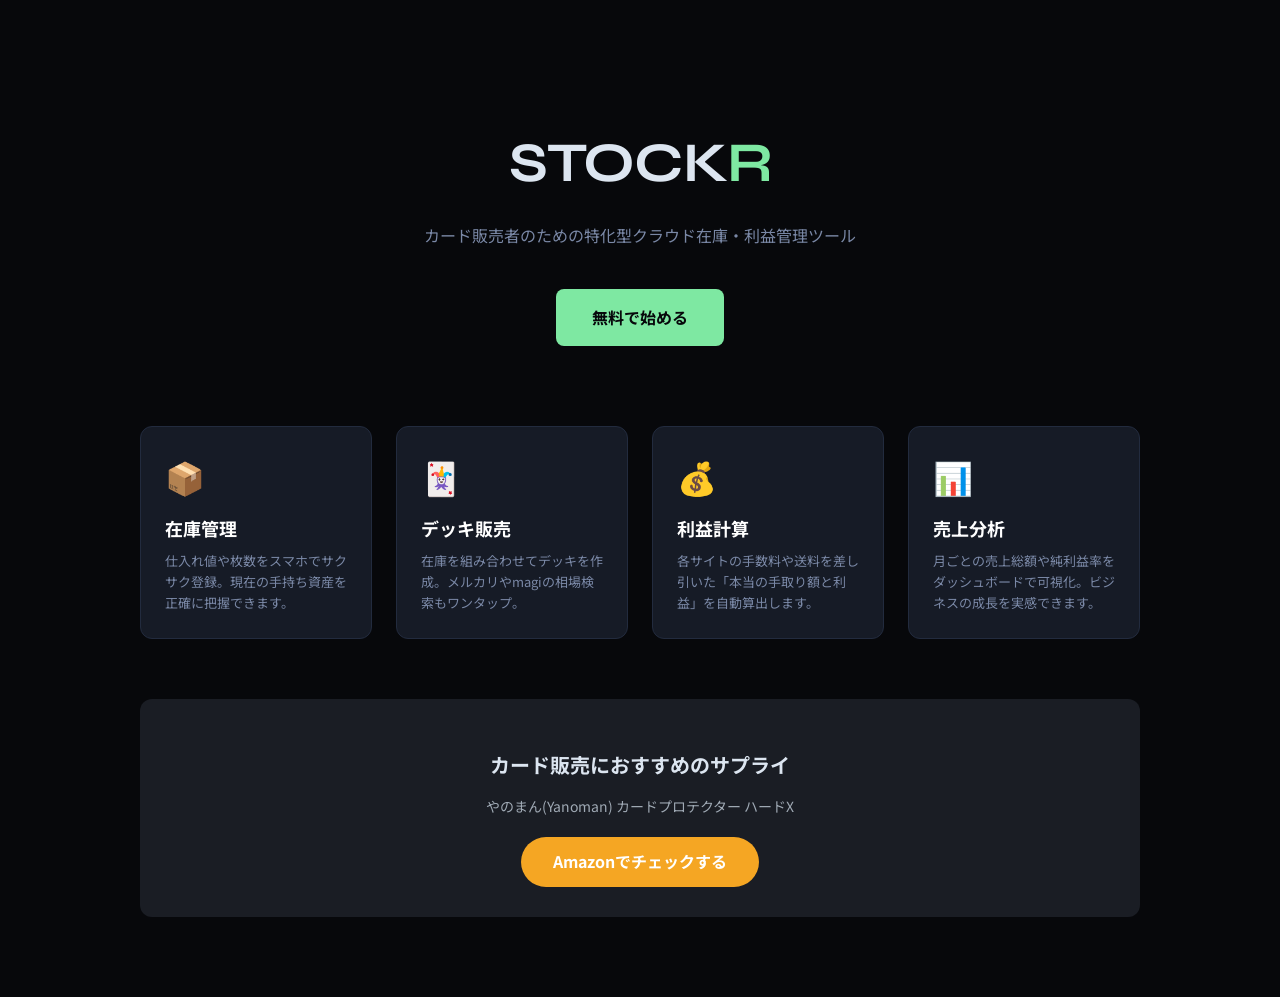
<file: index.html>
<!DOCTYPE html>
<html lang="ja">
<head>
<meta charset="UTF-8">
<meta name="viewport" content="width=device-width, initial-scale=1.0">
<title>STOCKR - トレカ特化型クラウド在庫管理ツール</title>
<link href="https://fonts.googleapis.com/css2?family=Syne:wght@700;800&family=Noto+Sans+JP:wght@400;700&display=swap" rel="stylesheet">

<style>
body {
  margin: 0;
  background: #07080b; /* アプリ本体の背景色に統一 */
  color: #dce5f0;
  font-family: 'Noto Sans JP', sans-serif;
  line-height: 1.6;
}
.wrap {
  max-width: 1000px;
  margin: auto;
  padding: 80px 20px;
  text-align: center; /* 全体を中央揃えに */
}
h1 {
  font-family: 'Syne', sans-serif;
  font-size: 56px;
  margin-bottom: 10px;
  letter-spacing: -1px;
}
h1 span {
  color: #7ee8a2;
}
p.lead {
  color: #7a88a6;
  font-size: 16px;
  margin-bottom: 40px;
}
.btn {
  display: inline-block;
  padding: 16px 36px;
  background: #7ee8a2;
  color: #07080b;
  border-radius: 8px;
  text-decoration: none;
  font-weight: bold;
  font-size: 16px;
  transition: all 0.2s ease; /* アニメーション追加 */
}
.btn:hover {
  background: #6ad48e;
  transform: translateY(-2px); /* 浮き上がる動き */
  box-shadow: 0 6px 16px rgba(126, 232, 162, 0.2); /* 光る影 */
}

/* グリッドレイアウト */
.grid {
  display: grid;
  grid-template-columns: repeat(auto-fit, minmax(220px, 1fr));
  gap: 24px;
  margin-top: 80px;
  text-align: left; /* カードの中身は左揃え */
}
.card {
  background: #161b26;
  padding: 24px;
  border-radius: 12px;
  border: 1px solid #222b3e; /* 枠線を追加して締める */
  transition: all 0.2s ease;
}
.card:hover {
  border-color: #7ee8a2; /* ホバーで枠線が光る */
  transform: translateY(-4px);
}
.card-icon {
  font-size: 32px;
  margin-bottom: 12px;
}
.card-title {
  font-weight: bold;
  font-size: 18px;
  margin-bottom: 8px;
  color: #fff;
}
.card-desc {
  font-size: 13px;
  color: #7a88a6;
}
</style>
</head>

<body>
<div class="wrap">
  <h1>STOCK<span>R</span></h1>
  <p class="lead">カード販売者のための特化型クラウド在庫・利益管理ツール</p>

  <a href="app.html" class="btn">無料で始める</a>

  <div class="grid">
    <div class="card">
      <div class="card-icon">📦</div>
      <div class="card-title">在庫管理</div>
      <div class="card-desc">仕入れ値や枚数をスマホでサクサク登録。現在の手持ち資産を正確に把握できます。</div>
    </div>
    <div class="card">
      <div class="card-icon">🃏</div>
      <div class="card-title">デッキ販売</div>
      <div class="card-desc">在庫を組み合わせてデッキを作成。メルカリやmagiの相場検索もワンタップ。</div>
    </div>
    <div class="card">
      <div class="card-icon">💰</div>
      <div class="card-title">利益計算</div>
      <div class="card-desc">各サイトの手数料や送料を差し引いた「本当の手取り額と利益」を自動算出します。</div>
    </div>
    <div class="card">
      <div class="card-icon">📊</div>
      <div class="card-title">売上分析</div>
      <div class="card-desc">月ごとの売上総額や純利益率をダッシュボードで可視化。ビジネスの成長を実感できます。</div>
    </div>
  </div>
  <div style="margin-top: 60px; text-align: center; background-color: #1a1d24; padding: 30px; border-radius: 12px;">
        <h3 style="font-size: 20px; margin-bottom: 10px;">カード販売におすすめのサプライ</h3>
        <p style="margin-bottom: 20px; font-size: 14px; color: #a0aab5;">やのまん(Yanoman) カードプロテクター ハードX</p>
        
        <a href="https://amzn.to/3R3PniN" target="_blank" rel="noopener noreferrer" style="display: inline-block; background-color: #f5a623; color: #fff; padding: 12px 32px; border-radius: 30px; text-decoration: none; font-weight: bold; font-size: 16px;">
          Amazonでチェックする
        </a>
      </div>
    


</body>
</html>
</file>
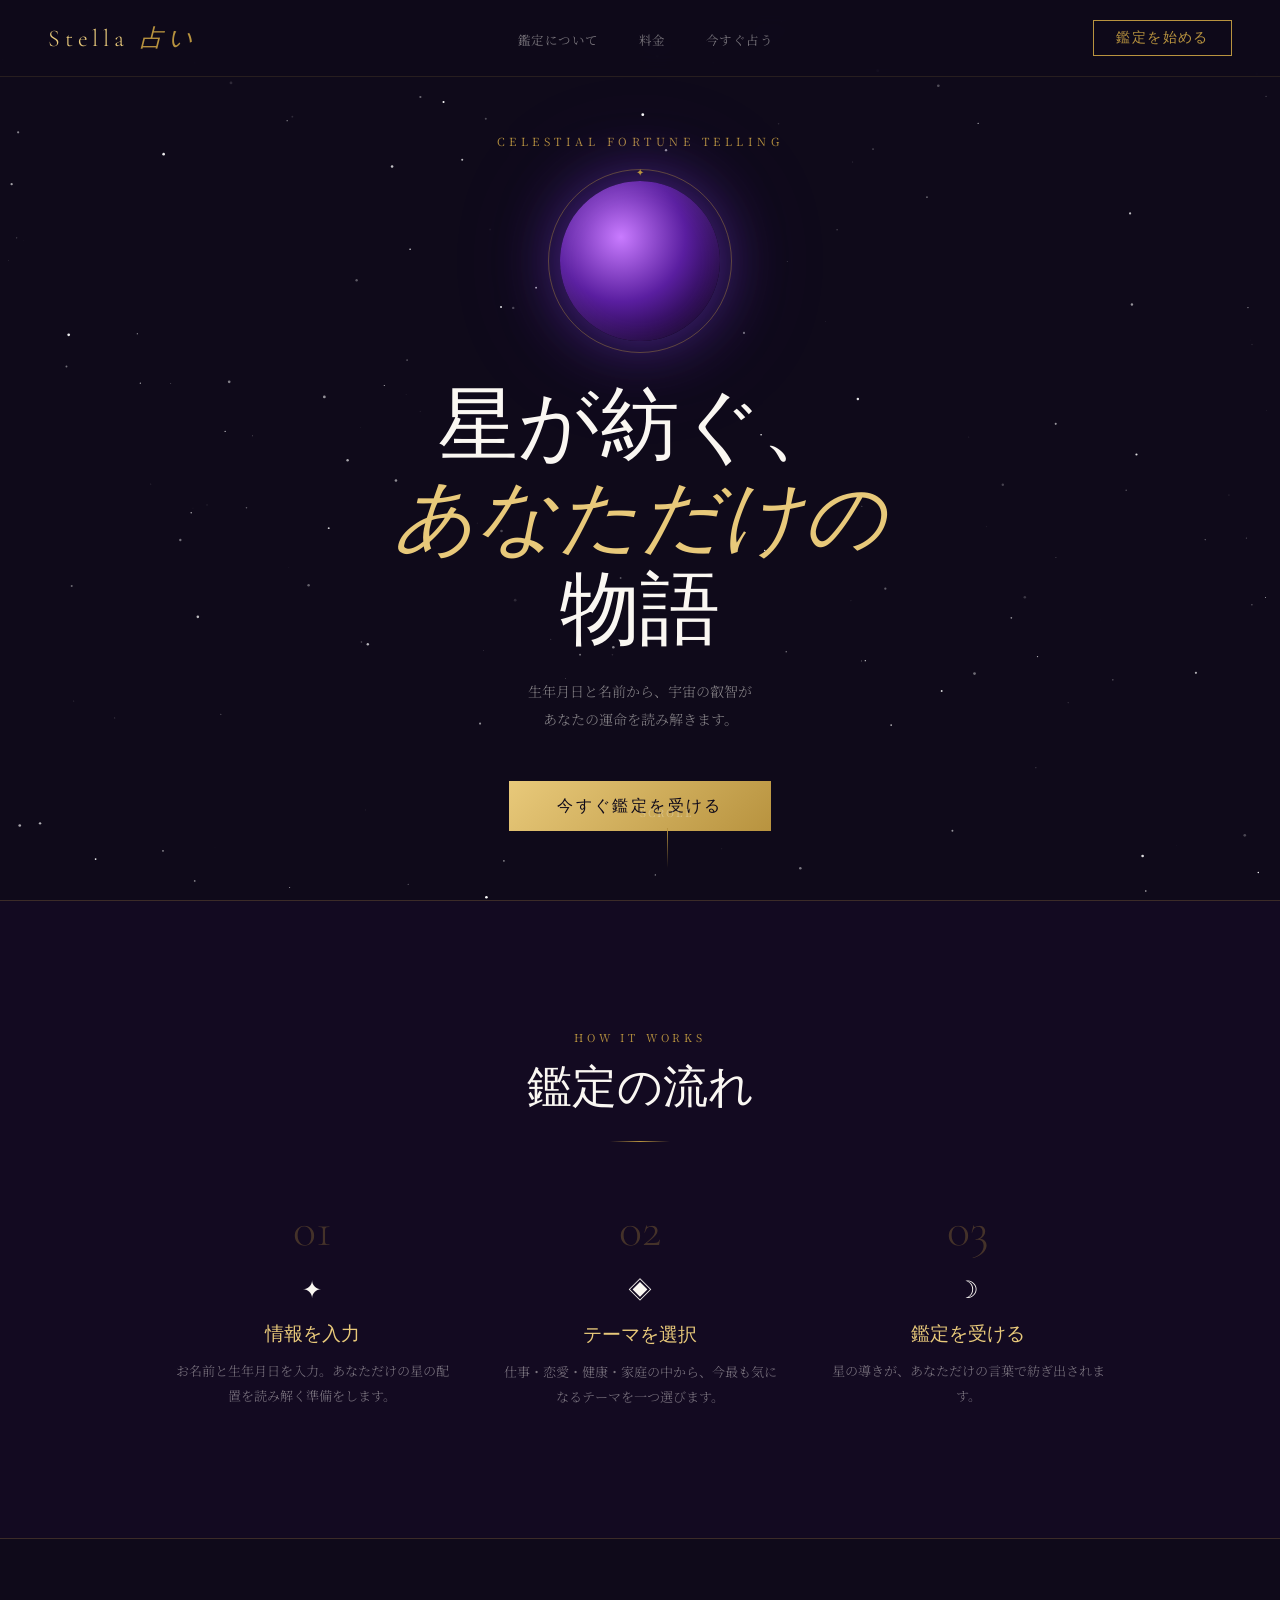
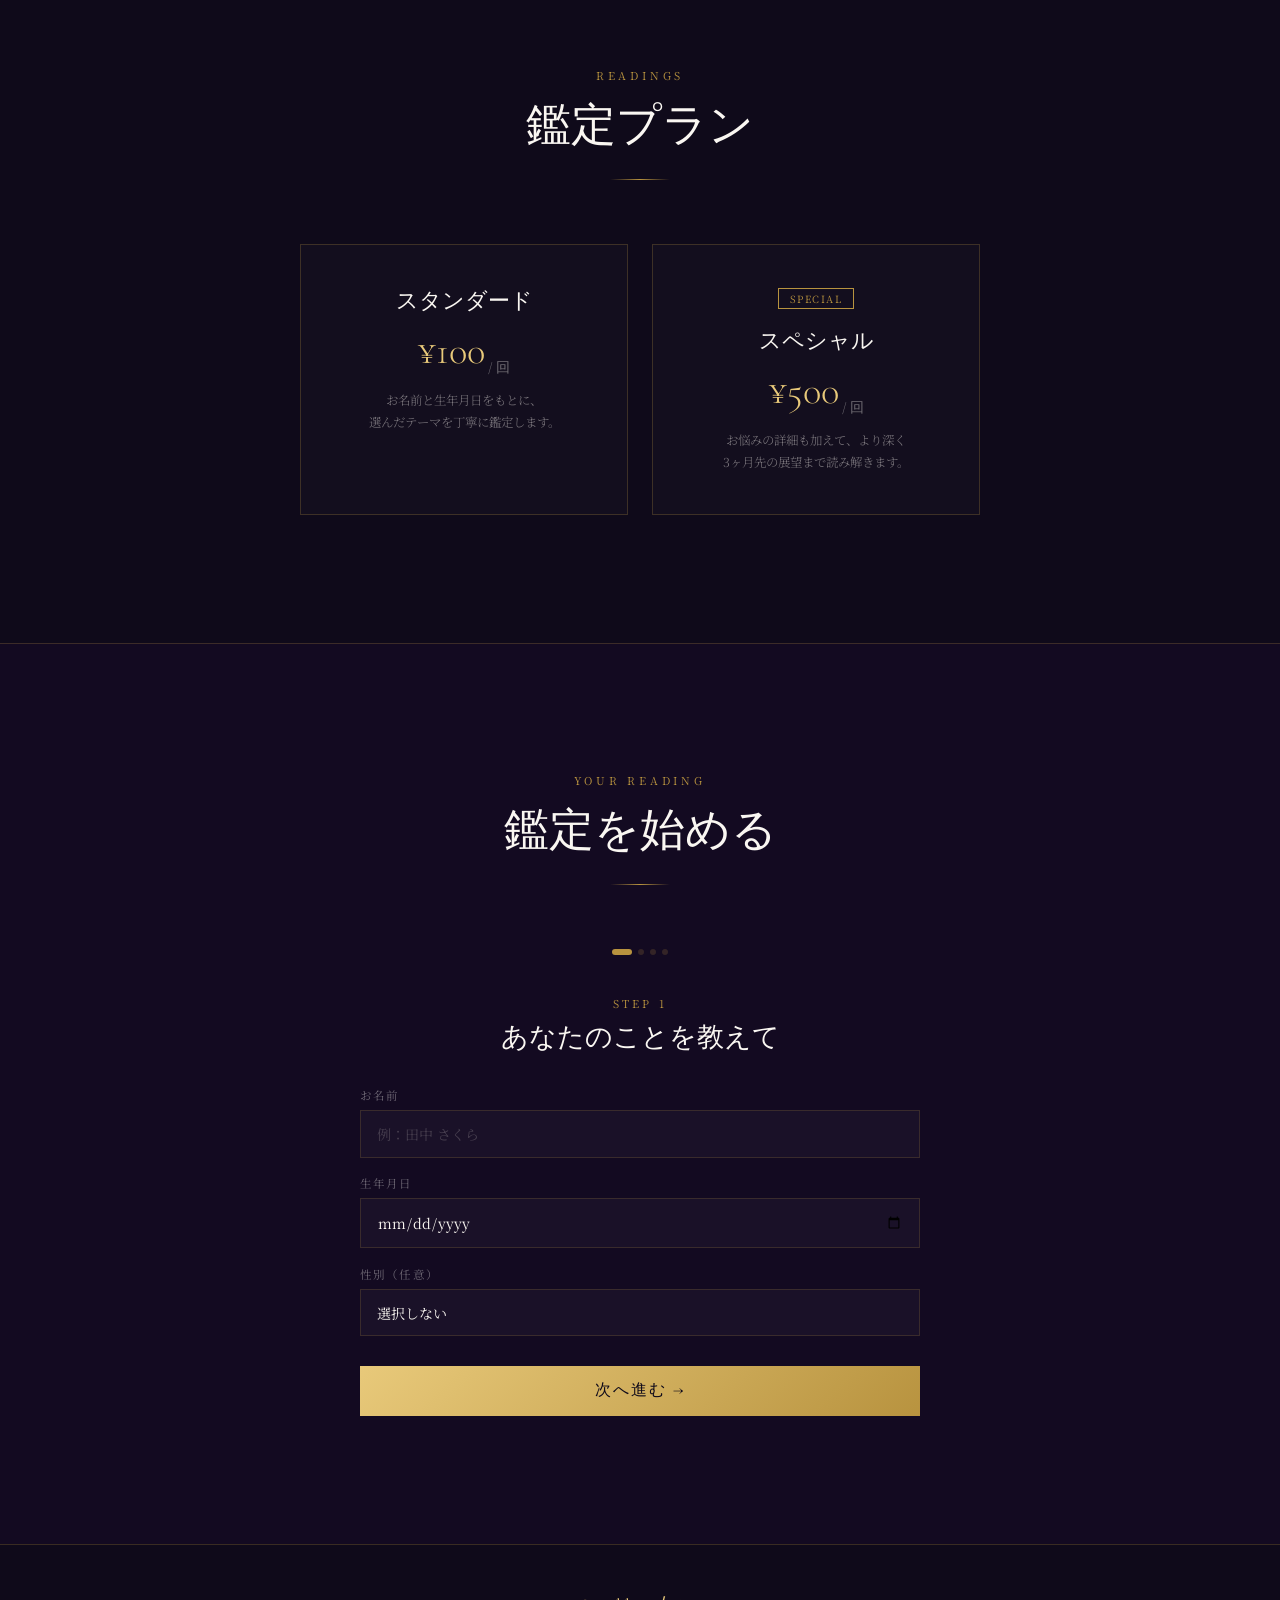
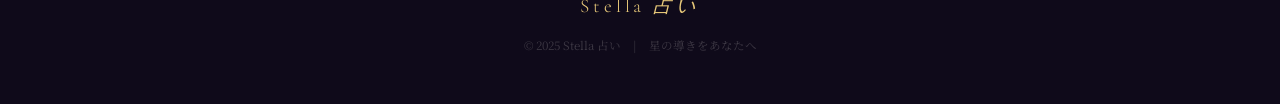
<file: app.html>
<!DOCTYPE html>
<html lang="ja">
<head>
<meta charset="UTF-8">
<meta name="viewport" content="width=device-width, initial-scale=1.0">
<title>Stella 占い</title>
<link rel="preconnect" href="https://fonts.googleapis.com">
<link href="https://fonts.googleapis.com/css2?family=Noto+Serif+JP:wght@300;400;600&family=Cormorant+Garamond:ital,wght@0,300;0,400;0,600;1,300;1,400&display=swap" rel="stylesheet">
<style>
:root {
  --ink: #0f0a1a;
  --parchment: #faf7f2;
  --gold: #b8933f;
  --gold-light: #e8c97a;
  --gold-pale: #f5edd8;
  --purple-deep: #1a0a2e;
  --purple-mid: #2d1454;
  --purple-accent: #7c3aed;
  --cream: #f8f4ec;
  --muted: #8a7a6a;
  --border: rgba(184,147,63,0.25);
}

* { margin:0; padding:0; box-sizing:border-box; }

html { scroll-behavior: smooth; }

body {
  font-family: 'Noto Serif JP', serif;
  background: var(--ink);
  color: var(--parchment);
  min-height: 100vh;
  overflow-x: hidden;
}

/* ─── CANVAS BG ─── */
#bg-canvas {
  position: fixed;
  inset: 0;
  z-index: 0;
  pointer-events: none;
}

/* ─── NAV ─── */
nav {
  position: fixed;
  top: 0; left: 0; right: 0;
  z-index: 100;
  display: flex;
  align-items: center;
  justify-content: space-between;
  padding: 1.25rem 3rem;
  border-bottom: 1px solid rgba(184,147,63,0.15);
  background: rgba(15,10,26,0.85);
  backdrop-filter: blur(12px);
}

.nav-logo {
  font-family: 'Cormorant Garamond', serif;
  font-size: 1.5rem;
  font-weight: 300;
  letter-spacing: 0.2em;
  color: var(--gold-light);
}

.nav-logo em {
  font-style: italic;
  color: var(--gold);
}

.nav-links {
  display: flex;
  gap: 2.5rem;
  list-style: none;
}

.nav-links a {
  font-size: 0.78rem;
  letter-spacing: 0.12em;
  color: rgba(250,247,242,0.45);
  text-decoration: none;
  transition: color 0.3s;
}

.nav-links a:hover { color: var(--gold-light); }

.nav-cta {
  font-family: 'Cormorant Garamond', serif;
  font-size: 0.85rem;
  letter-spacing: 0.1em;
  color: var(--gold);
  border: 1px solid var(--gold);
  background: transparent;
  padding: 0.5rem 1.4rem;
  cursor: pointer;
  transition: all 0.3s;
}

.nav-cta:hover {
  background: var(--gold);
  color: var(--ink);
}

/* ─── HERO ─── */
.hero {
  position: relative;
  z-index: 1;
  min-height: 100vh;
  display: flex;
  flex-direction: column;
  align-items: center;
  justify-content: center;
  text-align: center;
  padding: 8rem 2rem 4rem;
}

.hero-eyebrow {
  font-size: 0.7rem;
  letter-spacing: 0.4em;
  color: var(--gold);
  text-transform: uppercase;
  margin-bottom: 2rem;
  opacity: 0;
  animation: riseIn 1s ease forwards 0.3s;
}

.hero-orb {
  width: 160px;
  height: 160px;
  margin: 0 auto 2.5rem;
  position: relative;
  opacity: 0;
  animation: riseIn 1.2s ease forwards 0.5s;
}

.orb-inner {
  width: 100%;
  height: 100%;
  border-radius: 50%;
  background: radial-gradient(circle at 38% 35%, #c97bff 0%, #5a1ea0 45%, #1a0535 80%);
  box-shadow:
    0 0 60px rgba(124,58,237,0.5),
    0 0 120px rgba(124,58,237,0.2),
    inset 0 0 30px rgba(255,255,255,0.06);
  animation: orbPulse 4s ease-in-out infinite;
}

@keyframes orbPulse {
  0%,100% { transform: scale(1); box-shadow: 0 0 60px rgba(124,58,237,0.5), 0 0 120px rgba(124,58,237,0.2); }
  50% { transform: scale(1.04); box-shadow: 0 0 80px rgba(124,58,237,0.7), 0 0 160px rgba(124,58,237,0.3); }
}

.orb-ring {
  position: absolute;
  inset: -12px;
  border-radius: 50%;
  border: 1px solid rgba(184,147,63,0.4);
  animation: ringRotate 12s linear infinite;
}

.orb-ring::before {
  content: '✦';
  position: absolute;
  top: -6px; left: 50%;
  transform: translateX(-50%);
  font-size: 10px;
  color: var(--gold);
}

@keyframes ringRotate { to { transform: rotate(360deg); } }

.hero h1 {
  font-family: 'Cormorant Garamond', serif;
  font-size: clamp(2.8rem, 7vw, 5rem);
  font-weight: 300;
  line-height: 1.15;
  color: var(--parchment);
  margin-bottom: 1.25rem;
  opacity: 0;
  animation: riseIn 1.2s ease forwards 0.7s;
}

.hero h1 em {
  font-style: italic;
  color: var(--gold-light);
}

.hero-sub {
  font-size: 0.88rem;
  line-height: 2;
  color: rgba(250,247,242,0.5);
  max-width: 420px;
  font-weight: 300;
  margin-bottom: 3rem;
  opacity: 0;
  animation: riseIn 1.2s ease forwards 0.9s;
}

@keyframes riseIn {
  from { opacity: 0; transform: translateY(20px); }
  to   { opacity: 1; transform: translateY(0); }
}

.hero-btn {
  font-family: 'Cormorant Garamond', serif;
  font-size: 1rem;
  letter-spacing: 0.15em;
  color: var(--ink);
  background: linear-gradient(135deg, var(--gold-light), var(--gold));
  border: none;
  padding: 0.9rem 3rem;
  cursor: pointer;
  transition: all 0.3s;
  opacity: 0;
  animation: riseIn 1.2s ease forwards 1.1s;
}

.hero-btn:hover {
  transform: translateY(-2px);
  box-shadow: 0 8px 30px rgba(184,147,63,0.4);
}

.scroll-hint {
  position: absolute;
  bottom: 2rem;
  left: 50%;
  transform: translateX(-50%);
  display: flex;
  flex-direction: column;
  align-items: center;
  gap: 0.5rem;
  opacity: 0;
  animation: riseIn 1s ease forwards 1.5s;
}

.scroll-hint span {
  font-size: 0.65rem;
  letter-spacing: 0.2em;
  color: rgba(250,247,242,0.3);
}

.scroll-line {
  width: 1px;
  height: 40px;
  background: linear-gradient(to bottom, var(--gold), transparent);
  animation: scrollPulse 2s ease-in-out infinite;
}

@keyframes scrollPulse {
  0%,100% { opacity: 0.3; }
  50% { opacity: 1; }
}

/* ─── SECTION COMMON ─── */
section {
  position: relative;
  z-index: 1;
}

.section-wrap {
  max-width: 1000px;
  margin: 0 auto;
  padding: 0 2rem;
}

.section-eyebrow {
  font-size: 0.68rem;
  letter-spacing: 0.35em;
  color: var(--gold);
  text-transform: uppercase;
  margin-bottom: 0.75rem;
  text-align: center;
}

.section-title {
  font-family: 'Cormorant Garamond', serif;
  font-size: clamp(1.8rem, 4vw, 2.8rem);
  font-weight: 300;
  color: var(--parchment);
  text-align: center;
  margin-bottom: 1rem;
}

.gold-divider {
  width: 60px;
  height: 1px;
  background: linear-gradient(90deg, transparent, var(--gold), transparent);
  margin: 1.5rem auto;
}

/* ─── HOW IT WORKS ─── */
.how-section {
  padding: 8rem 0;
  background: rgba(26,10,46,0.4);
  border-top: 1px solid var(--border);
  border-bottom: 1px solid var(--border);
}

.steps-grid {
  display: grid;
  grid-template-columns: repeat(3, 1fr);
  gap: 3rem;
  margin-top: 4rem;
}

.step-item {
  text-align: center;
}

.step-num {
  font-family: 'Cormorant Garamond', serif;
  font-size: 3rem;
  font-weight: 300;
  color: rgba(184,147,63,0.3);
  line-height: 1;
  margin-bottom: 1rem;
}

.step-icon {
  font-size: 1.5rem;
  margin-bottom: 1rem;
  display: block;
}

.step-title {
  font-family: 'Cormorant Garamond', serif;
  font-size: 1.2rem;
  font-weight: 400;
  color: var(--gold-light);
  margin-bottom: 0.75rem;
}

.step-desc {
  font-size: 0.82rem;
  line-height: 1.9;
  color: rgba(250,247,242,0.45);
  font-weight: 300;
}

/* ─── PLANS ─── */
.plans-section {
  padding: 8rem 0;
}

.plans-grid {
  display: grid;
  grid-template-columns: 1fr 1fr;
  gap: 1.5rem;
  max-width: 680px;
  margin: 4rem auto 0;
}

.plan-card {
  border: 1px solid var(--border);
  padding: 2.5rem 2rem;
  cursor: pointer;
  transition: all 0.35s;
  background: rgba(255,255,255,0.02);
  position: relative;
  text-align: center;
}

.plan-card::before {
  content: '';
  position: absolute;
  inset: 0;
  background: linear-gradient(135deg, rgba(184,147,63,0.05), transparent);
  opacity: 0;
  transition: opacity 0.35s;
}

.plan-card:hover::before,
.plan-card.selected::before { opacity: 1; }

.plan-card:hover,
.plan-card.selected {
  border-color: rgba(184,147,63,0.6);
}

.plan-badge {
  display: inline-block;
  font-size: 0.62rem;
  letter-spacing: 0.15em;
  color: var(--gold);
  border: 1px solid var(--gold);
  padding: 0.15rem 0.7rem;
  margin-bottom: 1rem;
}

.plan-name {
  font-family: 'Cormorant Garamond', serif;
  font-size: 1.4rem;
  font-weight: 300;
  color: var(--parchment);
  margin-bottom: 0.75rem;
}

.plan-price {
  font-family: 'Cormorant Garamond', serif;
  font-size: 2.4rem;
  font-weight: 300;
  color: var(--gold-light);
  margin-bottom: 0.25rem;
}

.plan-price sub {
  font-size: 0.85rem;
  color: rgba(250,247,242,0.4);
}

.plan-desc {
  font-size: 0.78rem;
  line-height: 1.8;
  color: rgba(250,247,242,0.45);
  font-weight: 300;
  margin-top: 0.75rem;
}

/* ─── FORTUNE FLOW (APP) ─── */
.app-section {
  padding: 8rem 0;
  background: rgba(26,10,46,0.4);
  border-top: 1px solid var(--border);
}

.app-wrap {
  max-width: 560px;
  margin: 4rem auto 0;
}

/* SCREEN */
.screen { display: none; }
.screen.active { display: block; animation: fadeUp 0.45s ease; }

@keyframes fadeUp {
  from { opacity: 0; transform: translateY(16px); }
  to   { opacity: 1; transform: translateY(0); }
}

/* STEP DOTS */
.step-dots {
  display: flex;
  align-items: center;
  justify-content: center;
  gap: 6px;
  margin-bottom: 2.5rem;
}

.sdot {
  width: 6px; height: 6px;
  border-radius: 50%;
  background: rgba(184,147,63,0.2);
  transition: all 0.3s;
}

.sdot.active { background: var(--gold); width: 20px; border-radius: 3px; }
.sdot.done   { background: rgba(184,147,63,0.45); }

/* FORM ELEMENTS */
.f-label {
  display: block;
  font-size: 0.72rem;
  letter-spacing: 0.1em;
  color: rgba(250,247,242,0.4);
  margin-bottom: 0.45rem;
}

.f-input {
  width: 100%;
  background: rgba(255,255,255,0.03);
  border: 1px solid rgba(184,147,63,0.2);
  padding: 0.8rem 1rem;
  color: var(--parchment);
  font-family: 'Noto Serif JP', serif;
  font-size: 0.88rem;
  outline: none;
  transition: border-color 0.25s;
  margin-bottom: 1.1rem;
  border-radius: 0;
  -webkit-appearance: none;
}

.f-input:focus { border-color: rgba(184,147,63,0.6); }
.f-input::placeholder { color: rgba(250,247,242,0.2); }
select.f-input option { background: #1a0a2e; }

/* CATEGORY GRID */
.cat-grid {
  display: grid;
  grid-template-columns: 1fr 1fr;
  gap: 0.75rem;
  margin-bottom: 1.25rem;
}

.cat-btn {
  border: 1px solid rgba(184,147,63,0.2);
  padding: 1rem;
  cursor: pointer;
  background: rgba(255,255,255,0.02);
  color: var(--parchment);
  font-family: 'Noto Serif JP', serif;
  font-size: 0.82rem;
  display: flex;
  align-items: center;
  gap: 0.6rem;
  transition: all 0.25s;
  text-align: left;
}

.cat-btn:hover, .cat-btn.selected {
  border-color: rgba(184,147,63,0.7);
  background: rgba(184,147,63,0.07);
}

.cat-btn .ci { font-size: 1.1rem; }

/* BUTTONS */
.btn-gold {
  width: 100%;
  padding: 0.9rem;
  background: linear-gradient(135deg, var(--gold-light), var(--gold));
  border: none;
  color: var(--ink);
  font-family: 'Cormorant Garamond', serif;
  font-size: 1rem;
  letter-spacing: 0.12em;
  cursor: pointer;
  transition: all 0.3s;
  margin-top: 0.75rem;
}

.btn-gold:hover {
  transform: translateY(-1px);
  box-shadow: 0 6px 24px rgba(184,147,63,0.35);
}

.btn-gold:disabled { opacity: 0.4; cursor: not-allowed; transform: none; }

.btn-back {
  background: transparent;
  border: 1px solid rgba(184,147,63,0.2);
  color: rgba(250,247,242,0.4);
  font-family: 'Noto Serif JP', serif;
  font-size: 0.78rem;
  padding: 0.5rem 1rem;
  cursor: pointer;
  margin-bottom: 1.5rem;
  transition: all 0.2s;
}

.btn-back:hover {
  border-color: rgba(184,147,63,0.5);
  color: var(--parchment);
}

.btn-ghost {
  width: 100%;
  padding: 0.85rem;
  background: transparent;
  border: 1px solid rgba(184,147,63,0.25);
  color: rgba(250,247,242,0.55);
  font-family: 'Noto Serif JP', serif;
  font-size: 0.85rem;
  cursor: pointer;
  margin-top: 0.75rem;
  transition: all 0.2s;
}

.btn-ghost:hover {
  border-color: rgba(184,147,63,0.5);
  color: var(--parchment);
}

/* DIVIDER */
.f-divider {
  height: 1px;
  background: linear-gradient(90deg, transparent, rgba(184,147,63,0.2), transparent);
  margin: 1.5rem 0;
}

/* SUMMARY */
.summary-box {
  border: 1px solid rgba(184,147,63,0.2);
  padding: 1.5rem;
  background: rgba(255,255,255,0.02);
  margin-bottom: 1.5rem;
}

.summary-row {
  display: flex;
  justify-content: space-between;
  align-items: center;
  padding: 0.6rem 0;
  border-bottom: 1px solid rgba(184,147,63,0.08);
  font-size: 0.84rem;
}

.summary-row:last-child { border-bottom: none; }
.summary-row .s-lbl { color: rgba(250,247,242,0.4); }
.summary-row .s-val { color: var(--parchment); }
.summary-row .s-total {
  font-family: 'Cormorant Garamond', serif;
  font-size: 1.4rem;
  font-weight: 300;
  color: var(--gold-light);
}

/* LOADING */
.loading-wrap {
  text-align: center;
  padding: 4rem 0;
}

.loading-orb {
  width: 70px; height: 70px;
  border-radius: 50%;
  background: radial-gradient(circle at 38% 35%, #c97bff, #5a1ea0 60%, #1a0535);
  margin: 0 auto 2rem;
  box-shadow: 0 0 40px rgba(124,58,237,0.5);
  animation: orbPulse 2s ease-in-out infinite;
}

.loading-text {
  font-size: 0.85rem;
  font-weight: 300;
  color: rgba(250,247,242,0.4);
  letter-spacing: 0.05em;
  transition: opacity 0.5s;
}

/* RESULT */
.result-orb-sm {
  width: 70px; height: 70px;
  border-radius: 50%;
  background: radial-gradient(circle at 38% 35%, #c97bff, #5a1ea0 60%, #1a0535);
  margin: 0 auto 1.5rem;
  box-shadow: 0 0 40px rgba(124,58,237,0.5);
  display: flex;
  align-items: center;
  justify-content: center;
  font-size: 1.5rem;
}

.result-card {
  border: 1px solid rgba(184,147,63,0.25);
  padding: 2rem;
  background: rgba(255,255,255,0.02);
  margin-bottom: 1rem;
  position: relative;
  overflow: hidden;
}

.result-card::before {
  content: '';
  position: absolute;
  top: 0; left: 0; right: 0;
  height: 1px;
  background: linear-gradient(90deg, transparent, var(--gold), var(--gold-light), transparent);
}

.result-tag {
  display: inline-block;
  font-size: 0.65rem;
  letter-spacing: 0.15em;
  color: var(--gold);
  border: 1px solid rgba(184,147,63,0.35);
  padding: 0.18rem 0.7rem;
  margin-bottom: 0.75rem;
  text-transform: uppercase;
}

.result-name-line {
  font-family: 'Cormorant Garamond', serif;
  font-size: 1.1rem;
  font-weight: 300;
  color: var(--gold-light);
  margin-bottom: 1rem;
}

.result-body {
  font-size: 0.88rem;
  line-height: 2;
  color: rgba(250,247,242,0.8);
  font-weight: 300;
  white-space: pre-wrap;
}

.payment-note {
  text-align: center;
  font-size: 0.68rem;
  color: rgba(250,247,242,0.25);
  margin-top: 0.75rem;
  letter-spacing: 0.05em;
}

.error-box {
  border: 1px solid rgba(240,149,149,0.25);
  background: rgba(240,149,149,0.05);
  color: #f09595;
  font-size: 0.8rem;
  padding: 0.85rem 1rem;
  margin-top: 0.75rem;
  text-align: center;
}

/* ─── FOOTER ─── */
footer {
  position: relative;
  z-index: 1;
  border-top: 1px solid var(--border);
  padding: 3rem 2rem;
  text-align: center;
}

.footer-logo {
  font-family: 'Cormorant Garamond', serif;
  font-size: 1.2rem;
  font-weight: 300;
  letter-spacing: 0.2em;
  color: var(--gold-light);
  margin-bottom: 1rem;
}

.footer-note {
  font-size: 0.72rem;
  color: rgba(250,247,242,0.2);
  line-height: 1.8;
}

/* ─── SCREEN LABELS ─── */
.sc-eyebrow {
  font-size: 0.68rem;
  letter-spacing: 0.3em;
  color: var(--gold);
  text-transform: uppercase;
  text-align: center;
  margin-bottom: 0.5rem;
}

.sc-title {
  font-family: 'Cormorant Garamond', serif;
  font-size: 1.7rem;
  font-weight: 300;
  color: var(--parchment);
  text-align: center;
  margin-bottom: 2rem;
}
</style>
</head>
<body>

<canvas id="bg-canvas"></canvas>

<!-- NAV -->
<nav>
  <div class="nav-logo">Stella <em>占い</em></div>
  <ul class="nav-links">
    <li><a href="#how">鑑定について</a></li>
    <li><a href="#plans">料金</a></li>
    <li><a href="#fortune">今すぐ占う</a></li>
  </ul>
  <button class="nav-cta" onclick="scrollToFortune()">鑑定を始める</button>
</nav>

<!-- HERO -->
<div class="hero">
  <p class="hero-eyebrow">Celestial Fortune Telling</p>
  <div class="hero-orb">
    <div class="orb-inner"></div>
    <div class="orb-ring"></div>
  </div>
  <h1>星が紡ぐ、<br><em>あなただけの</em><br>物語</h1>
  <p class="hero-sub">
    生年月日と名前から、宇宙の叡智が<br>
    あなたの運命を読み解きます。
  </p>
  <button class="hero-btn" onclick="scrollToFortune()">今すぐ鑑定を受ける</button>
  <div class="scroll-hint">
    <span>SCROLL</span>
    <div class="scroll-line"></div>
  </div>
</div>

<!-- HOW IT WORKS -->
<section class="how-section" id="how">
  <div class="section-wrap">
    <p class="section-eyebrow">How It Works</p>
    <h2 class="section-title">鑑定の流れ</h2>
    <div class="gold-divider"></div>
    <div class="steps-grid">
      <div class="step-item">
        <div class="step-num">01</div>
        <span class="step-icon">✦</span>
        <div class="step-title">情報を入力</div>
        <p class="step-desc">お名前と生年月日を入力。あなただけの星の配置を読み解く準備をします。</p>
      </div>
      <div class="step-item">
        <div class="step-num">02</div>
        <span class="step-icon">◈</span>
        <div class="step-title">テーマを選択</div>
        <p class="step-desc">仕事・恋愛・健康・家庭の中から、今最も気になるテーマを一つ選びます。</p>
      </div>
      <div class="step-item">
        <div class="step-num">03</div>
        <span class="step-icon">☽</span>
        <div class="step-title">鑑定を受ける</div>
        <p class="step-desc">星の導きが、あなただけの言葉で紡ぎ出されます。</p>
      </div>
    </div>
  </div>
</section>

<!-- PLANS -->
<section class="plans-section" id="plans">
  <div class="section-wrap">
    <p class="section-eyebrow">Readings</p>
    <h2 class="section-title">鑑定プラン</h2>
    <div class="gold-divider"></div>
    <div class="plans-grid">
      <div class="plan-card">
        <div class="plan-name">スタンダード</div>
        <div class="plan-price">¥100<sub> / 回</sub></div>
        <div class="plan-desc">お名前と生年月日をもとに、<br>選んだテーマを丁寧に鑑定します。</div>
      </div>
      <div class="plan-card">
        <div class="plan-badge">SPECIAL</div>
        <div class="plan-name">スペシャル</div>
        <div class="plan-price">¥500<sub> / 回</sub></div>
        <div class="plan-desc">お悩みの詳細も加えて、より深く<br>3ヶ月先の展望まで読み解きます。</div>
      </div>
    </div>
  </div>
</section>

<!-- FORTUNE APP -->
<section class="app-section" id="fortune">
  <div class="section-wrap">
    <p class="section-eyebrow">Your Reading</p>
    <h2 class="section-title">鑑定を始める</h2>
    <div class="gold-divider"></div>
  </div>

  <div class="app-wrap">

    <!-- S1: プロフィール -->
    <div class="screen active" id="s-profile">
      <div class="step-dots">
        <div class="sdot active"></div>
        <div class="sdot"></div>
        <div class="sdot"></div>
        <div class="sdot"></div>
      </div>
      <p class="sc-eyebrow">Step 1</p>
      <h3 class="sc-title">あなたのことを教えて</h3>

      <label class="f-label">お名前</label>
      <input class="f-input" id="inp-name" type="text" placeholder="例：田中 さくら">

      <label class="f-label">生年月日</label>
      <input class="f-input" id="inp-dob" type="date">

      <label class="f-label">性別（任意）</label>
      <select class="f-input" id="inp-gender">
        <option value="">選択しない</option>
        <option value="女性">女性</option>
        <option value="男性">男性</option>
        <option value="その他">その他</option>
      </select>

      <button class="btn-gold" onclick="goStep2()">次へ進む →</button>
    </div>

    <!-- S2: プラン＆テーマ -->
    <div class="screen" id="s-plan">
      <div class="step-dots">
        <div class="sdot done"></div>
        <div class="sdot active"></div>
        <div class="sdot"></div>
        <div class="sdot"></div>
      </div>
      <button class="btn-back" onclick="show('s-profile')">← 戻る</button>
      <p class="sc-eyebrow">Step 2</p>
      <h3 class="sc-title">プランとテーマを選ぶ</h3>

      <div class="plans-grid" style="max-width:100%;margin:0 0 1.5rem;">
        <div class="plan-card" id="pc-std" onclick="setPlan('standard')" style="text-align:center;">
          <div class="plan-name" style="font-size:1.1rem;">スタンダード</div>
          <div class="plan-price" style="font-size:1.8rem;">¥100<sub> / 回</sub></div>
        </div>
        <div class="plan-card" id="pc-spl" onclick="setPlan('special')" style="text-align:center;">
          <div class="plan-badge">SPECIAL</div>
          <div class="plan-name" style="font-size:1.1rem;">スペシャル</div>
          <div class="plan-price" style="font-size:1.8rem;">¥500<sub> / 回</sub></div>
        </div>
      </div>

      <div class="f-divider"></div>
      <p class="sc-eyebrow" style="margin-bottom:0.75rem;">テーマを選ぶ</p>

      <div class="cat-grid">
        <button class="cat-btn" id="c0" onclick="setCat(0,'仕事・キャリア')"><span class="ci">💼</span>仕事・キャリア</button>
        <button class="cat-btn" id="c1" onclick="setCat(1,'恋愛・パートナー')"><span class="ci">🌹</span>恋愛・パートナー</button>
        <button class="cat-btn" id="c2" onclick="setCat(2,'健康・体調')"><span class="ci">🌿</span>健康・体調</button>
        <button class="cat-btn" id="c3" onclick="setCat(3,'家庭・家族')"><span class="ci">🏡</span>家庭・家族</button>
      </div>

      <div id="spl-extra" style="display:none;">
        <div class="f-divider"></div>
        <label class="f-label">お悩みの詳細</label>
        <textarea class="f-input" id="inp-worry" style="min-height:80px;resize:vertical;" placeholder="具体的なお悩みを教えてください…"></textarea>
      </div>

      <button class="btn-gold" onclick="goStep3()">確認へ進む →</button>
    </div>

    <!-- S3: 確認 -->
    <div class="screen" id="s-confirm">
      <div class="step-dots">
        <div class="sdot done"></div>
        <div class="sdot done"></div>
        <div class="sdot active"></div>
        <div class="sdot"></div>
      </div>
      <button class="btn-back" onclick="show('s-plan')">← 戻る</button>
      <p class="sc-eyebrow">Step 3</p>
      <h3 class="sc-title">内容の確認</h3>

      <div class="summary-box">
        <div class="summary-row"><span class="s-lbl">お名前</span><span class="s-val" id="cf-name"></span></div>
        <div class="summary-row"><span class="s-lbl">生年月日</span><span class="s-val" id="cf-dob"></span></div>
        <div class="summary-row"><span class="s-lbl">プラン</span><span class="s-val" id="cf-plan"></span></div>
        <div class="summary-row"><span class="s-lbl">テーマ</span><span class="s-val" id="cf-cat"></span></div>
        <div class="summary-row"><span class="s-lbl">合計</span><span class="s-total" id="cf-total"></span></div>
      </div>

      <button class="btn-gold" id="start-btn" onclick="startFortune()">鑑定を始める →</button>
      <p class="payment-note">🔒 実装時は Stripe で安全に決済</p>
      <div id="err-box"></div>
    </div>

    <!-- S4: ローディング -->
    <div class="screen" id="s-loading">
      <div class="loading-wrap">
        <div class="loading-orb"></div>
        <p class="loading-text" id="load-txt">星の導きを読み解いています…</p>
      </div>
    </div>

    <!-- S5: 結果 -->
    <div class="screen" id="s-result">
      <div class="step-dots">
        <div class="sdot done"></div>
        <div class="sdot done"></div>
        <div class="sdot done"></div>
        <div class="sdot active"></div>
      </div>
      <p class="sc-eyebrow">鑑定完了</p>
      <h3 class="sc-title">あなたへの鑑定結果</h3>
      <div style="text-align:center;"><div class="result-orb-sm">✦</div></div>
      <div class="result-card">
        <div class="result-tag" id="res-tag"></div>
        <div class="result-name-line" id="res-name"></div>
        <div class="result-body" id="res-body"></div>
      </div>
      <button class="btn-ghost" onclick="restart()">もう一度占う</button>
    </div>

  </div>
</section>

<!-- FOOTER -->
<footer>
  <div class="footer-logo">Stella <em style="font-family:'Cormorant Garamond',serif;font-style:italic;">占い</em></div>
  <p class="footer-note">© 2025 Stella 占い　|　星の導きをあなたへ</p>
</footer>

<script>
(function(){

// ─── STARFIELD CANVAS ───
var canvas = document.getElementById('bg-canvas');
var ctx = canvas.getContext('2d');
var stars = [];

function resize(){
  canvas.width = window.innerWidth;
  canvas.height = window.innerHeight;
}

function initStars(){
  stars = [];
  for(var i=0;i<160;i++){
    stars.push({
      x: Math.random()*canvas.width,
      y: Math.random()*canvas.height,
      r: Math.random()*1.2+0.2,
      a: Math.random(),
      da: (Math.random()-0.5)*0.008,
      speed: Math.random()*0.15+0.05
    });
  }
}

function drawStars(){
  ctx.clearRect(0,0,canvas.width,canvas.height);
  stars.forEach(function(s){
    s.a += s.da;
    if(s.a<=0||s.a>=1) s.da *= -1;
    s.y -= s.speed;
    if(s.y < 0) s.y = canvas.height;
    ctx.beginPath();
    ctx.arc(s.x,s.y,s.r,0,Math.PI*2);
    ctx.fillStyle = 'rgba(255,255,255,'+s.a.toFixed(2)+')';
    ctx.fill();
  });
  requestAnimationFrame(drawStars);
}

resize();
initStars();
drawStars();
window.addEventListener('resize', function(){ resize(); initStars(); });

// ─── STATE ───
var state = {name:'',dob:'',gender:'',plan:'standard',cat:'仕事・キャリア',worry:''};
var selectedCatIdx = -1;
var phraseTimer = null;

// ─── UTILS ───
function show(id){
  document.querySelectorAll('.screen').forEach(function(s){ s.classList.remove('active'); });
  document.getElementById(id).classList.add('active');
  document.getElementById('fortune').scrollIntoView({behavior:'smooth',block:'start'});
}

window.scrollToFortune = function(){
  document.getElementById('fortune').scrollIntoView({behavior:'smooth'});
};

function fmtDob(dob){
  var d = new Date(dob);
  return d.getFullYear()+'年'+(d.getMonth()+1)+'月'+d.getDate()+'日';
}

function calcAge(dob){
  var d = new Date(dob);
  return Math.floor((Date.now()-d.getTime())/(365.25*24*3600*1000));
}

// ─── STEP NAVIGATION ───
window.goStep2 = function(){
  var name = document.getElementById('inp-name').value.trim();
  var dob  = document.getElementById('inp-dob').value;
  if(!name){ alert('お名前を入力してください'); return; }
  if(!dob){  alert('生年月日を入力してください'); return; }
  state.name   = name;
  state.dob    = dob;
  state.gender = document.getElementById('inp-gender').value;
  // デフォルト選択
  if(selectedCatIdx < 0){ setCat(0,'仕事・キャリア'); }
  setPlan('standard');
  show('s-plan');
};

window.goStep3 = function(){
  state.worry = (document.getElementById('inp-worry')||{}).value||'';
  document.getElementById('cf-name').textContent  = state.name;
  document.getElementById('cf-dob').textContent   = fmtDob(state.dob);
  document.getElementById('cf-plan').textContent  = state.plan==='special'?'スペシャル鑑定':'スタンダード鑑定';
  document.getElementById('cf-cat').textContent   = state.cat;
  document.getElementById('cf-total').textContent = state.plan==='special'?'¥500':'¥100';
  document.getElementById('err-box').innerHTML    = '';
  show('s-confirm');
};

window.show = show;

window.setPlan = function(plan){
  state.plan = plan;
  document.getElementById('pc-std').classList.toggle('selected', plan==='standard');
  document.getElementById('pc-spl').classList.toggle('selected', plan==='special');
  document.getElementById('spl-extra').style.display = plan==='special'?'':'none';
};

window.setCat = function(idx,cat){
  selectedCatIdx = idx;
  state.cat = cat;
  for(var i=0;i<4;i++) document.getElementById('c'+i).classList.remove('selected');
  document.getElementById('c'+idx).classList.add('selected');
};

window.restart = function(){
  state = {name:'',dob:'',gender:'',plan:'standard',cat:'仕事・キャリア',worry:''};
  selectedCatIdx = -1;
  document.getElementById('inp-name').value='';
  document.getElementById('inp-dob').value='';
  document.getElementById('inp-gender').value='';
  show('s-profile');
};

// ─── FORTUNE ───
var phrases = [
  '星の配置を読み解いています…',
  '生まれた日の宿命を辿っています…',
  '宇宙の声に耳を傾けています…',
  'あなたへのメッセージを紡いでいます…'
];
var phraseIdx = 0;

window.startFortune = function(){
  document.getElementById('err-box').innerHTML = '';
  show('s-loading');
  phraseIdx = 0;
  document.getElementById('load-txt').textContent = phrases[0];
  phraseTimer = setInterval(function(){
    phraseIdx = (phraseIdx+1)%phrases.length;
    document.getElementById('load-txt').textContent = phrases[phraseIdx];
  },1800);
  callApi();
};

function callApi(){
  var body = JSON.stringify({
    name:   state.name,
    dob:    state.dob,
    gender: state.gender,
    plan:   state.plan,
    cat:    state.cat,
    worry:  state.worry
  });

  fetch('/api/fortune',{
    method:'POST',
    headers:{'Content-Type':'application/json'},
    body: body
  })
  .then(function(res){
    if(!res.ok){ return res.json().then(function(d){ throw new Error(d.error||'HTTP '+res.status); }); }
    return res.json();
  })
  .then(function(data){
    clearInterval(phraseTimer);
    var age = calcAge(state.dob);
    document.getElementById('res-tag').textContent      = state.cat;
    document.getElementById('res-name').textContent     = state.name+'様（'+age+'歳）の鑑定';
    document.getElementById('res-body').textContent     = data.result;
    show('s-result');
  })
  .catch(function(e){
    clearInterval(phraseTimer);
    show('s-confirm');
    document.getElementById('err-box').innerHTML =
      '<div class="error-box">⚠️ 鑑定中にエラーが発生しました。しばらくしてから再度お試しください。</div>';
    console.error(e);
  });
}

// init
setPlan('standard');

})();
</script>
</body>
</html>
</file>
